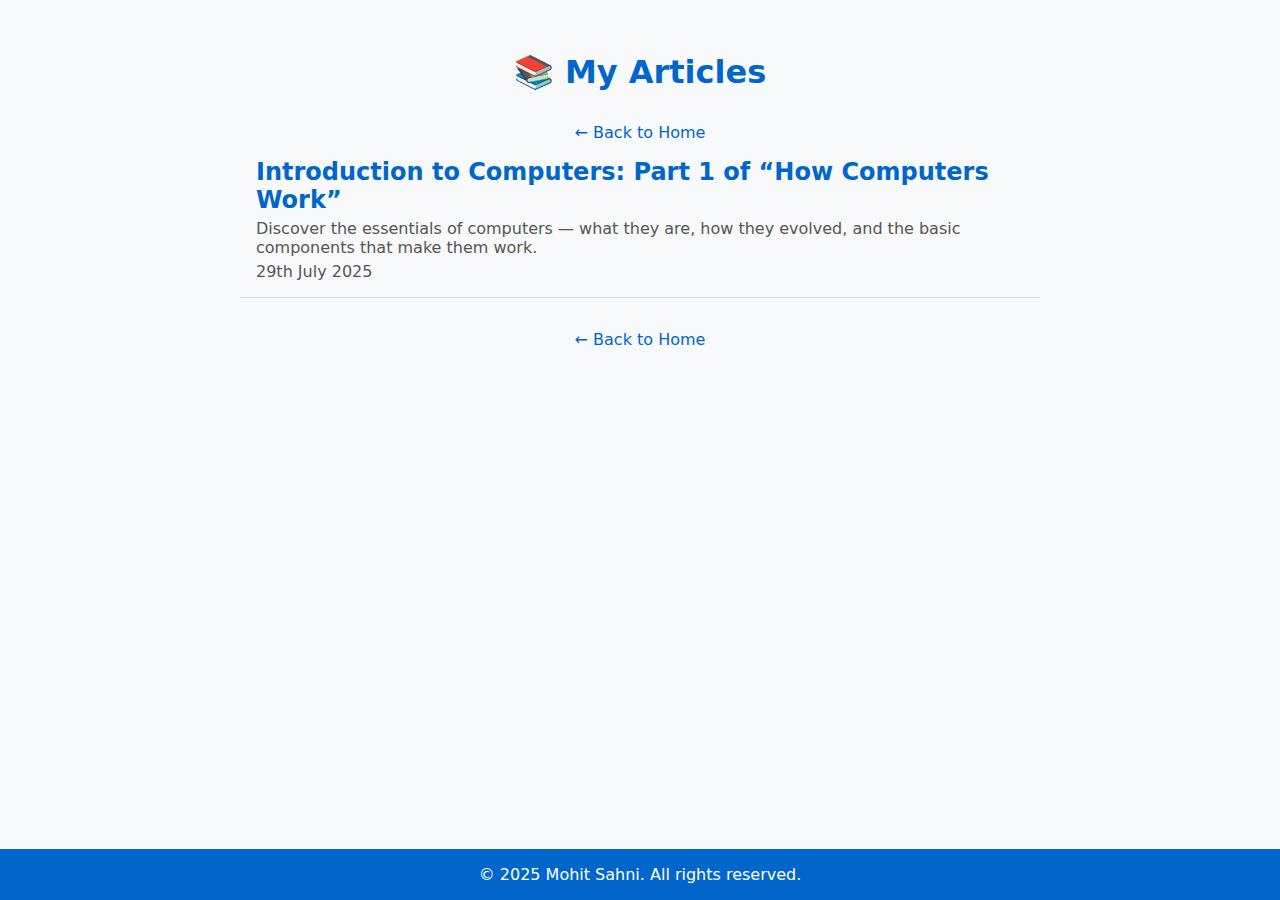
<file: articles/index.html>
<!DOCTYPE html>
<html lang="en">
    <head>
        <meta charset="UTF-8" />
        <title>My Articles | Mohit Sahni</title>
        <link rel="stylesheet" href="../css/styles.css" />
        <style>
            html, body {
              height: 100%;
              margin: 0;
            }

            body {
              display: flex;
              flex-direction: column;
            }

            .article-list {
              flex: 1;
            }

            .article-list {
              max-width: 800px;
              margin: 2rem auto;
              padding: 0 1rem;
            }

            .article-list h1 {
              text-align: center;
              margin-bottom: 2rem;
            }

            .article-entry {
              padding: 1rem;
              border-bottom: 1px solid #ddd;
            }

            .article-entry h2 {
              margin: 0;
            }

            .article-entry p {
              margin: 0.3rem 0 0;
              color: #555;
            }

            .article-entry a {
              text-decoration: none;
              color: #0066cc;
            }

            .article-entry a:hover {
              text-decoration: underline;
            }

            .back-link {
              display: block;
              text-align: center;
              margin-top: 2rem;
            }

            footer {
              background-color: #0066cc;
              color: white;
              padding: 1rem;
              text-align: center;
            }
        </style>
    </head>
    <body>
        <div class="article-list">
            <h1>📚 My Articles</h1>
            <a href="../index.html" class="back-link">← Back to Home</a>

            <div class="article-entry">
                <h2><a href="./how-computers-work-1.html">Introduction to Computers: Part 1 of “How Computers Work”</a></h2>
                <p>Discover the essentials of computers — what they are, how they evolved, and the basic components that make them work.</p>
                <p>29th July 2025</p>
            </div>
            <!-- Add more articles here -->
            <a href="../index.html" class="back-link">← Back to Home</a>
        </div>

        <footer>
            &copy; 2025 <a href="../profile.html" style="color: white;">Mohit Sahni</a>. All rights reserved.
        </footer>

    </body>
</html>
</file>
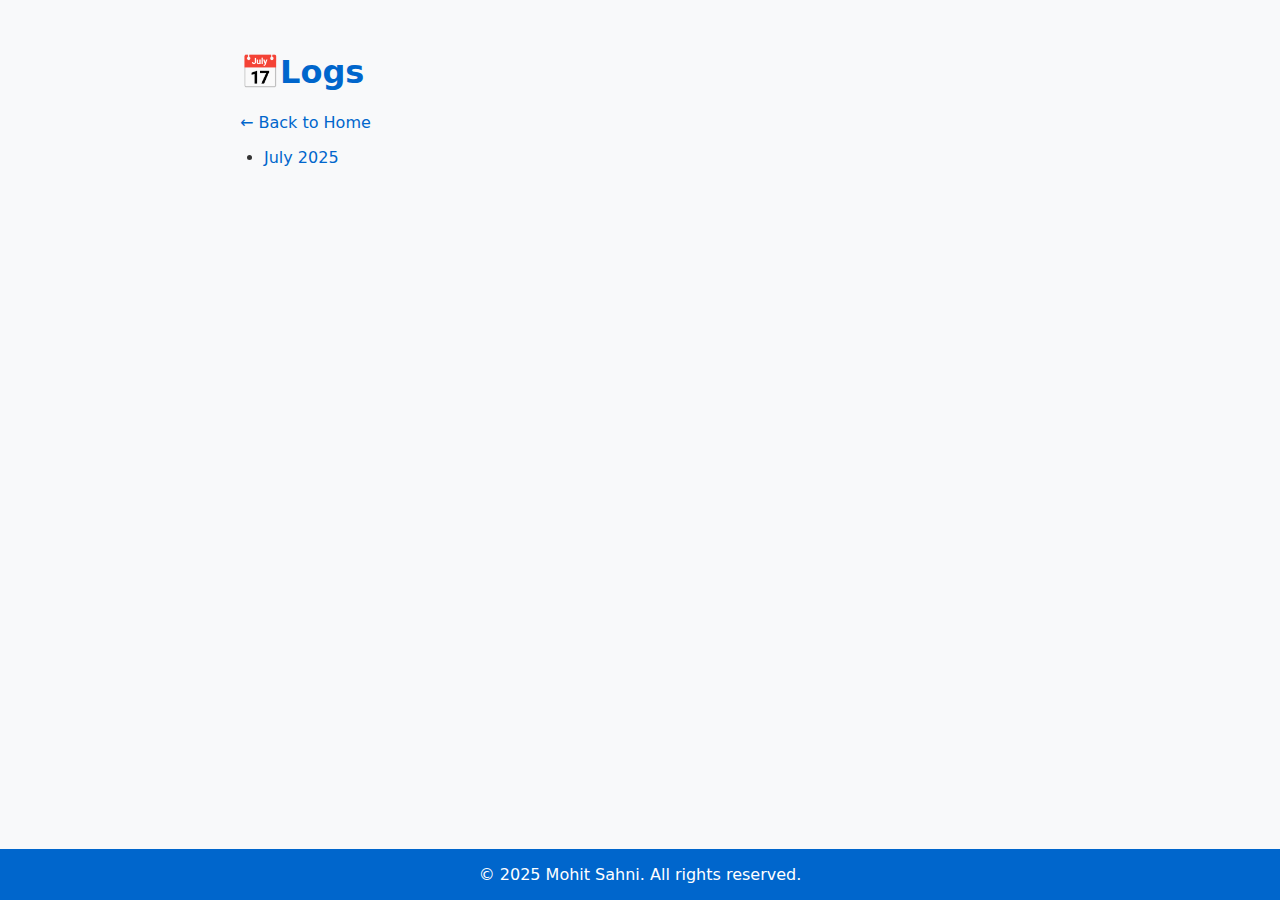
<file: logs.html>
<!DOCTYPE html>
<html lang="en">
    <head>
        <meta charset="UTF-8" />
        <title>Logs</title>
        <style>
            /* Layout */
            html, body {
              height: 100%;
              margin: 0;
              display: flex;
              flex-direction: column;
            }

            body {
              font-family: system-ui, sans-serif;
              background: #f8f9fa;
              color: #333;
            }

            main {
              flex: 1;
              display: flex;
              justify-content: center; /* Center horizontally */
              align-items: start;      /* Align content to top */
              padding: 2rem;
            }

            .content {
              width: 100%;
              max-width: 800px;
            }

            /* Footer */
            footer {
              background-color: #0066cc;
              color: white;
              padding: 1rem;
              text-align: center;
            }

            /* Typography */
            h1 {
              color: #0066cc;
            }

            ul {
              padding-left: 1.5rem;
            }

            a {
              text-decoration: none;
              color: #0066cc;
            }

            a:hover {
              text-decoration: underline;
            }
        </style>
    </head>
    <body>
        <main>
            <div class="content">
                <h1>📅Logs</h1>
                <a href="./index.html" class="back-button">← Back to Home</a>
                <ul>
                    <li><a href="logs/july-2025.html">July 2025</a></li>
                    <!-- Add more months here -->
                </ul>
            </div>
        </main>

        <footer>
            &copy; 2025 <a href="profile.html" style="color: white;">Mohit Sahni</a>. All rights reserved.
        </footer>

    </body>
</html>
</file>
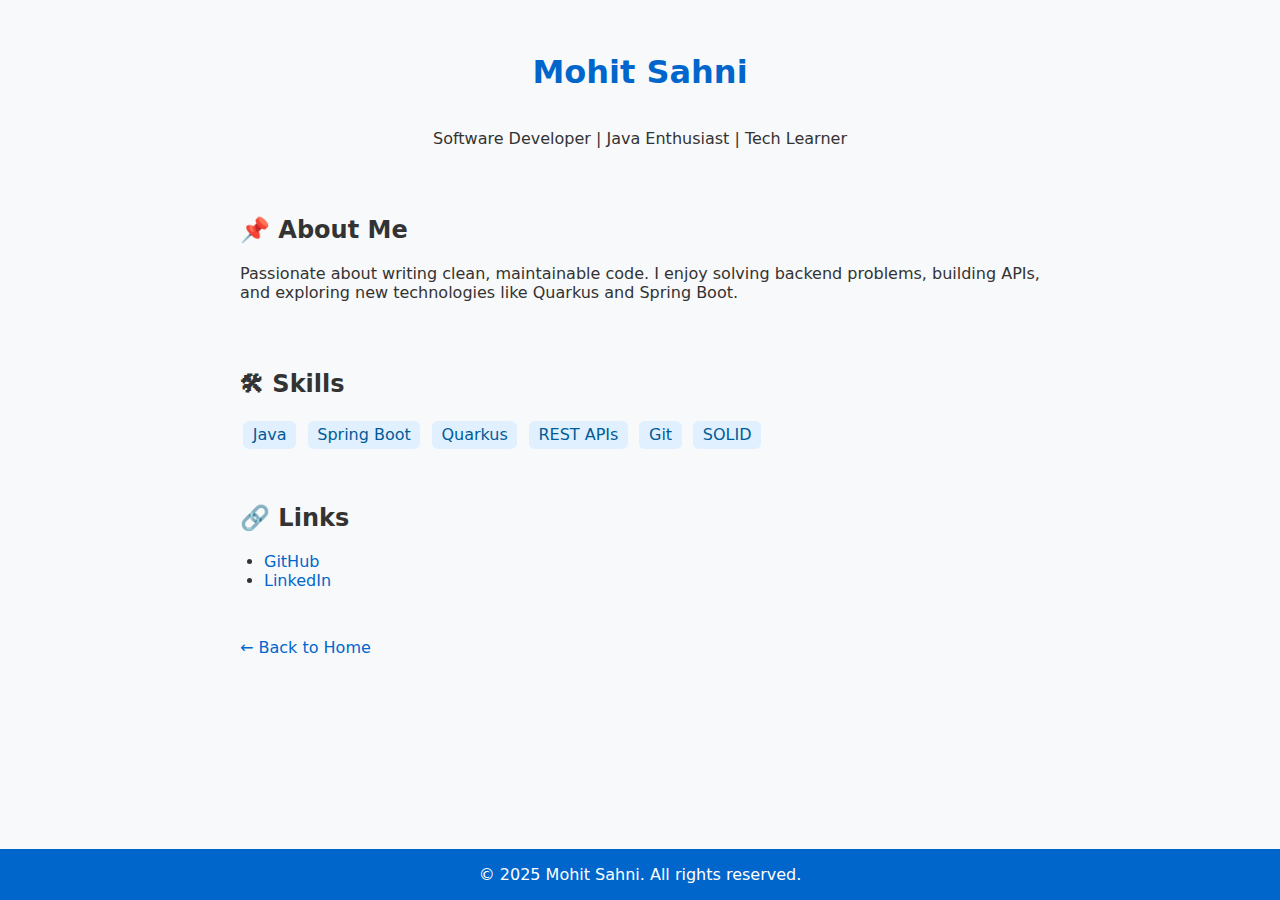
<file: profile.html>
<!DOCTYPE html>
<html lang="en">
    <head>
        <meta charset="UTF-8" />
        <title>Profile | Mohit Sahni</title>
        <link rel="stylesheet" href="css/styles.css" />
        <style>
            .profile-photo {
              width: 120px;
              height: 120px;
              border-radius: 50%;
              object-fit: cover;
              margin-bottom: 1rem;
            }

            .center {
              display: flex;
              flex-direction: column;
              align-items: center;
            }

            .section {
              margin-top: 2rem;
            }

            .tag {
              background: #e0f0ff;
              color: #005b99;
              padding: 0.3rem 0.6rem;
              border-radius: 6px;
              margin: 0.2rem;
              display: inline-block;
            }

            .left-align {
              align-self: start;
              text-align: left;
              width: 100%;
            }
        </style>
    </head>
    <body>
        <main>
            <div class="content center">
                <!--        <img src="your-photo.jpg" alt="Your photo" class="profile-photo" />-->

                <h1>Mohit Sahni</h1>
                <p>Software Developer | Java Enthusiast | Tech Learner</p>

                <div class="section left-align">
                    <h2>📌 About Me</h2>
                    <p>
                        Passionate about writing clean, maintainable code.
                        I enjoy solving backend problems, building APIs, and exploring new technologies like Quarkus and Spring Boot.
                    </p>
                </div>

                <div class="section left-align">
                    <h2>🛠 Skills</h2>
                    <div>
                        <span class="tag">Java</span>
                        <span class="tag">Spring Boot</span>
                        <span class="tag">Quarkus</span>
                        <span class="tag">REST APIs</span>
                        <span class="tag">Git</span>
                        <span class="tag">SOLID</span>
                    </div>
                </div>

                <div class="section left-align">
                    <h2>🔗 Links</h2>
                    <ul>
                        <li><a href="https://github.com/mohitkumarsahni">GitHub</a></li>
                        <li><a href="https://www.linkedin.com/in/mohit-sahni/">LinkedIn</a></li>
                    </ul>
                </div>

                <div class="section left-align">
                    <a href="index.html">← Back to Home</a>
                </div>
            </div>
        </main>

        <footer>
            &copy; 2025 Mohit Sahni. All rights reserved.
        </footer>
    </body>
</html>
</file>
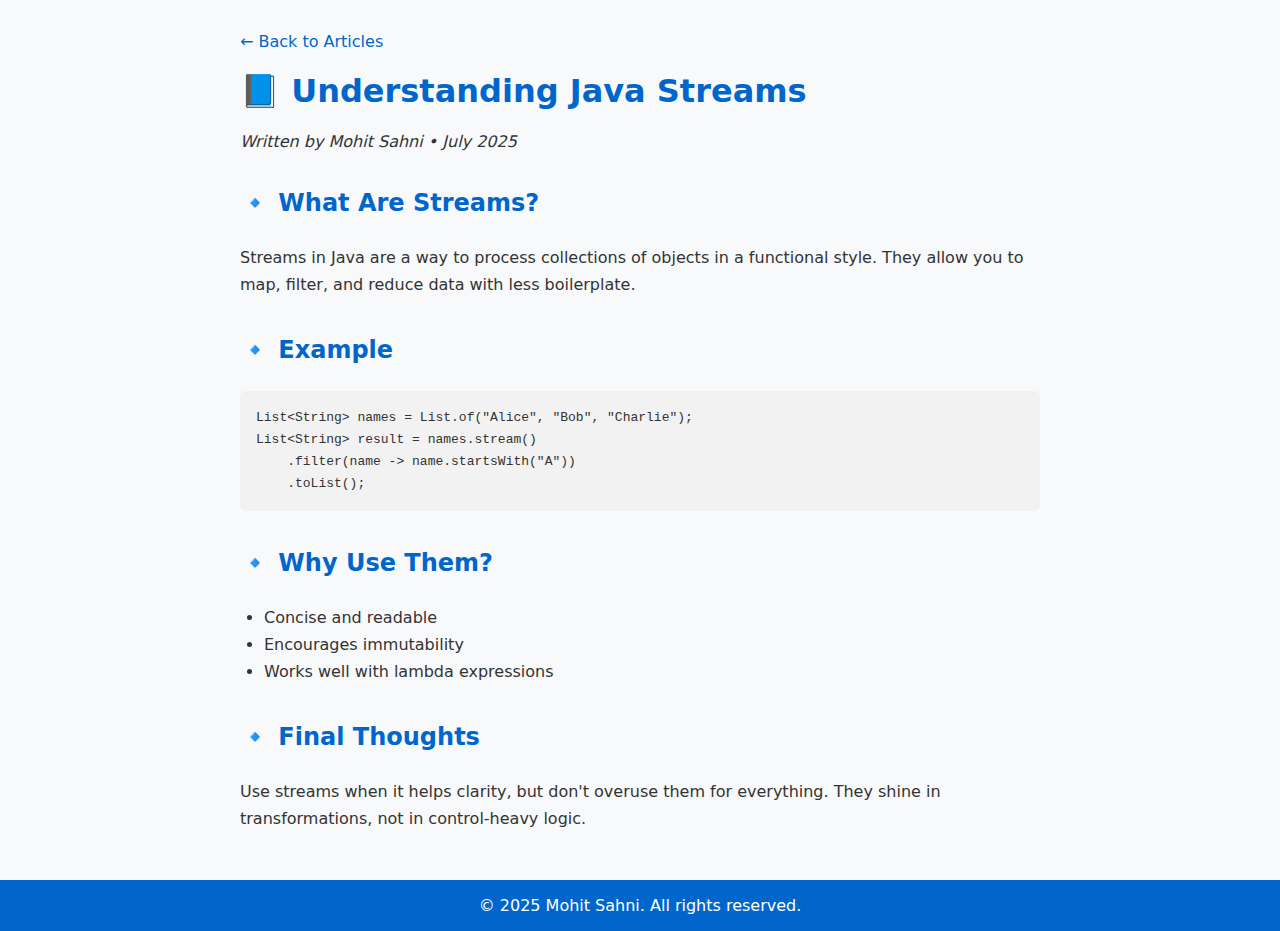
<file: articles/article.html>
<!DOCTYPE html>
<html lang="en">
<head>
    <meta charset="UTF-8" />
    <title>My Article</title>
    <link rel="stylesheet" href="../css/styles.css" />
    <style>
        article {
          line-height: 1.7;
        }

        article h2 {
          margin-top: 2rem;
          color: #0066cc;
        }

        article code {
          background: #f2f2f2;
          padding: 0.2rem 0.4rem;
          border-radius: 4px;
          font-family: monospace;
        }

        article pre {
          background: #f2f2f2;
          padding: 1rem;
          border-radius: 6px;
          overflow-x: auto;
        }
    </style>
</head>
<body>

<main>
    <div class="content">
        <a href="./index.html">← Back to Articles</a>
        <h1>📘 Understanding Java Streams</h1>
        <p><em>Written by Mohit Sahni • July 2025</em></p>

        <article>
            <h2>🔹 What Are Streams?</h2>
            <p>
                Streams in Java are a way to process collections of objects in a functional style.
                They allow you to map, filter, and reduce data with less boilerplate.
            </p>

            <h2>🔹 Example</h2>
            <pre>
List&lt;String&gt; names = List.of("Alice", "Bob", "Charlie");
List&lt;String&gt; result = names.stream()
    .filter(name -&gt; name.startsWith("A"))
    .toList();</pre>

            <h2>🔹 Why Use Them?</h2>
            <ul>
                <li>Concise and readable</li>
                <li>Encourages immutability</li>
                <li>Works well with lambda expressions</li>
            </ul>

            <h2>🔹 Final Thoughts</h2>
            <p>
                Use streams when it helps clarity, but don't overuse them for everything. They shine in transformations, not in control-heavy logic.
            </p>
        </article>
    </div>
</main>

<footer>
    &copy; 2025 <a href="../profile.html" style="color: white;">Mohit Sahni</a>. All rights reserved.
</footer>

</body>
</html>
</file>
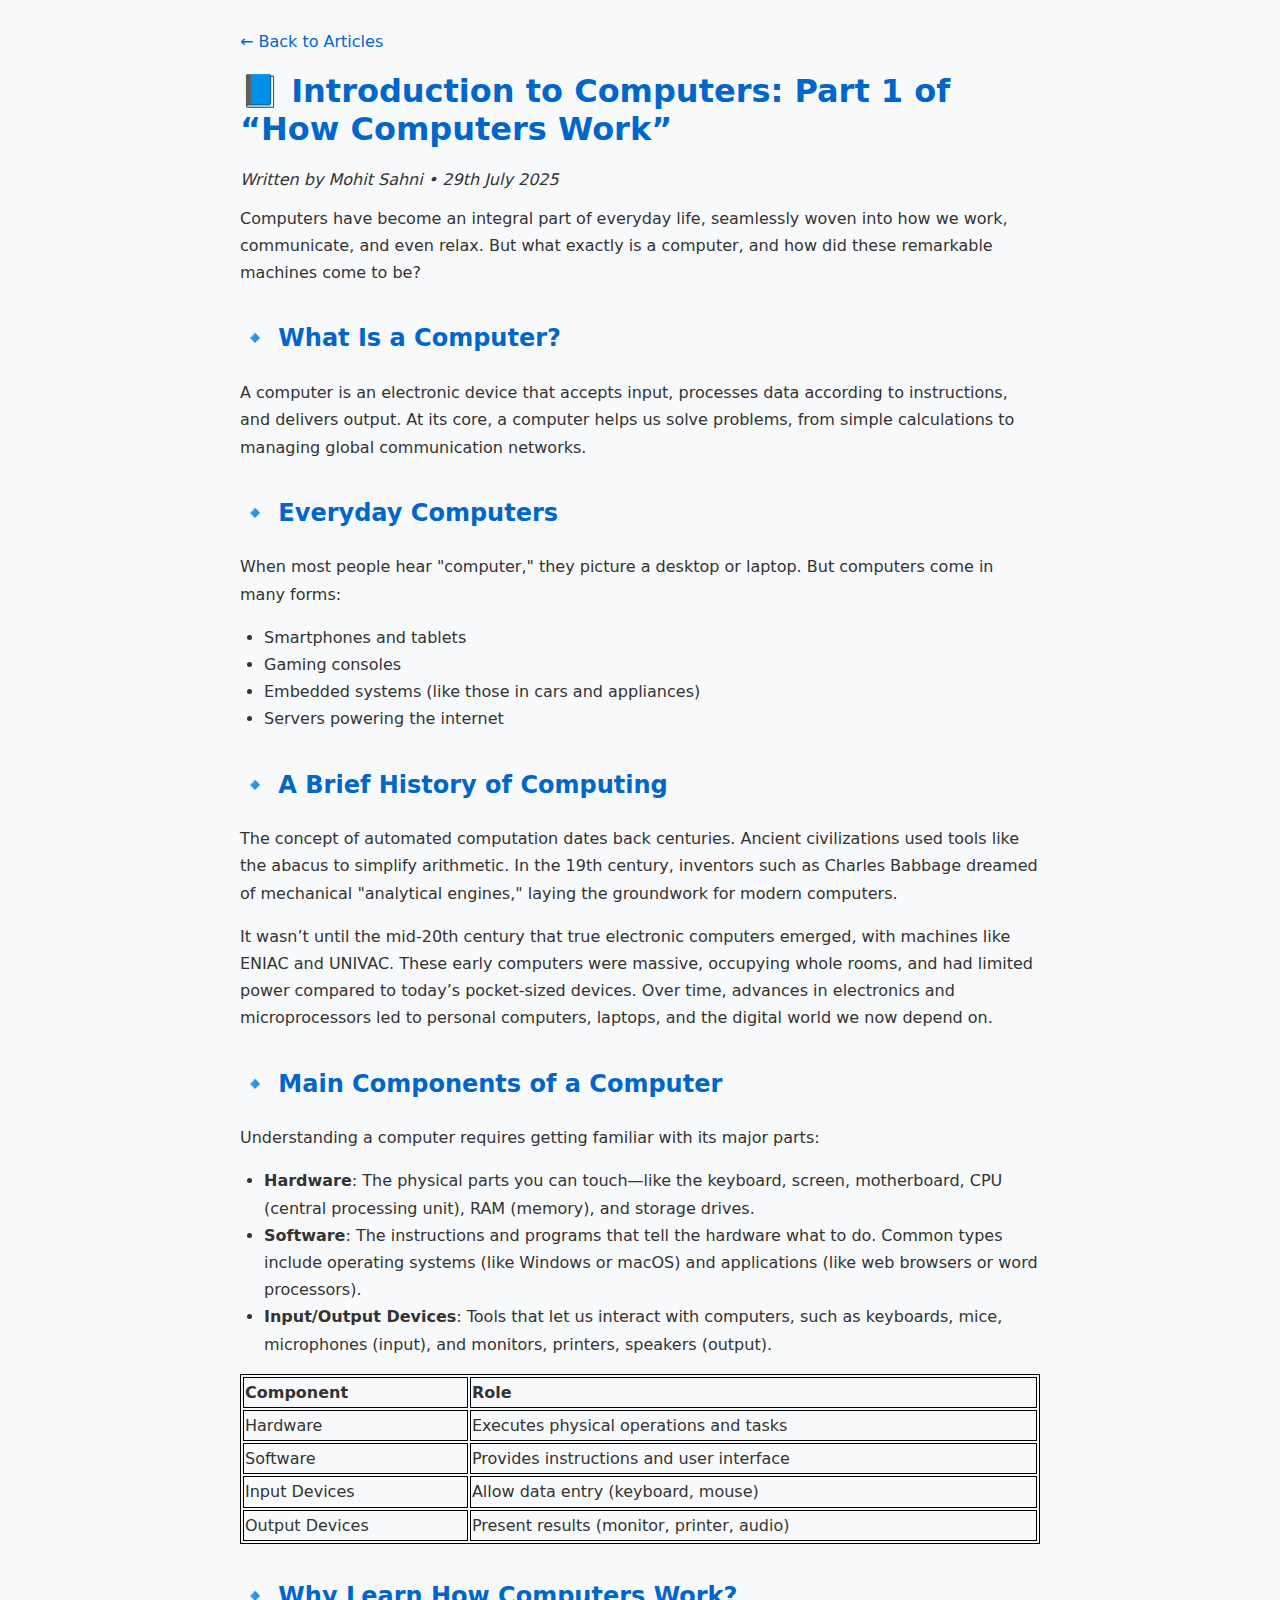
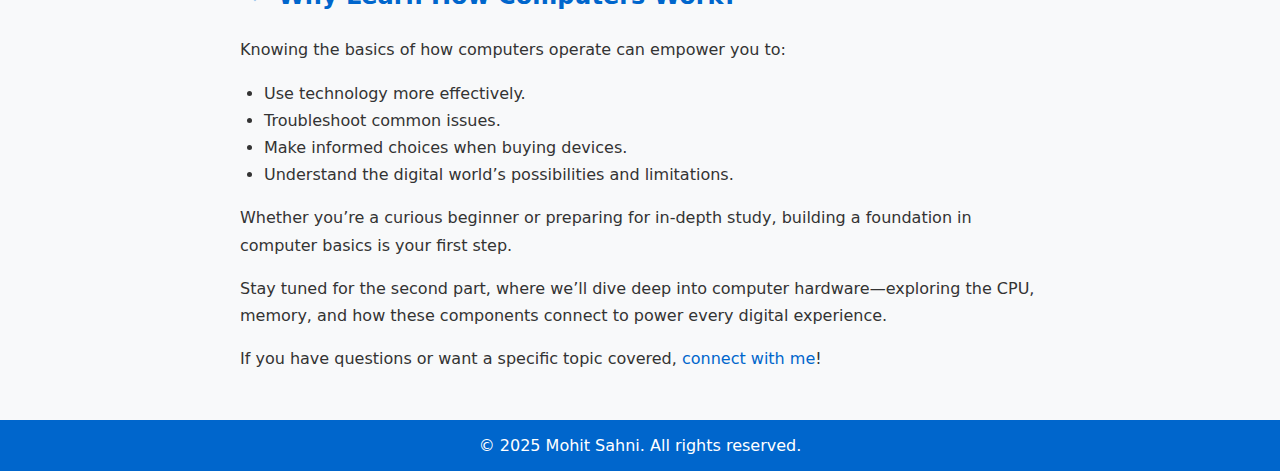
<file: articles/how-computers-work-1.html>
<!DOCTYPE html>
<html lang="en">
<head>
    <meta charset="UTF-8" />
    <title>Part 1 - How Computers Work?</title>
    <link rel="stylesheet" href="../css/styles.css" />
    <style>
        article {
          line-height: 1.7;
        }

        article h2 {
          margin-top: 2rem;
          color: #0066cc;
        }

        article code {
          background: #f2f2f2;
          padding: 0.2rem 0.4rem;
          border-radius: 4px;
          font-family: monospace;
        }

        article pre {
          background: #f2f2f2;
          padding: 1rem;
          border-radius: 6px;
          overflow-x: auto;
        }

        table, th, td {
          border:1px solid black;
        }
    </style>
</head>
<body>

<main>
    <div class="content">
        <a href="./index.html">← Back to Articles</a>
        <h1>📘 Introduction to Computers: Part 1 of “How Computers Work”</h1>
        <p><em>Written by Mohit Sahni • 29th July 2025</em></p>

        <article>
            <p>
                Computers have become an integral part of everyday life, seamlessly woven into how we work, communicate, and even relax.
                But what exactly is a computer, and how did these remarkable machines come to be?
            </p>

            <h2>🔹 What Is a Computer?</h2>
            <p>
                A computer is an electronic device that accepts input, processes data according to instructions, and delivers output.
                At its core, a computer helps us solve problems, from simple calculations to managing global communication networks.
            </p>

            <h2>🔹 Everyday Computers</h2>
            <p>
                When most people hear "computer," they picture a desktop or laptop. But computers come in many forms:
            </p>
            <ul>
                <li>Smartphones and tablets</li>
                <li>Gaming consoles</li>
                <li>Embedded systems (like those in cars and appliances)</li>
                <li>Servers powering the internet</li>
            </ul>

            <h2>🔹 A Brief History of Computing</h2>
            <p>
                The concept of automated computation dates back centuries.
                Ancient civilizations used tools like the abacus to simplify arithmetic.
                In the 19th century, inventors such as Charles Babbage dreamed of mechanical "analytical engines," laying the groundwork for modern computers.
            </p>
            <p>
                It wasn’t until the mid-20th century that true electronic computers emerged, with machines like ENIAC and UNIVAC.
                These early computers were massive, occupying whole rooms, and had limited power compared to today’s pocket-sized devices.
                Over time, advances in electronics and microprocessors led to personal computers, laptops, and the digital world we now depend on.
            </p>

            <h2>🔹 Main Components of a Computer</h2>
            <p>Understanding a computer requires getting familiar with its major parts:</p>
            <ul>
                <li>
                    <b>Hardware</b>: The physical parts you can touch—like the keyboard, screen, motherboard, CPU (central processing unit), RAM (memory), and storage drives.
                </li>
                <li>
                    <b>Software</b>: The instructions and programs that tell the hardware what to do. Common types include operating systems (like Windows or macOS) and applications (like web browsers or word processors).
                </li>
                <li>
                    <b>Input/Output Devices</b>: Tools that let us interact with computers, such as keyboards, mice, microphones (input), and monitors, printers, speakers (output).
                </li>
            </ul>
            <table style="width:100%; text-align: left;">
                <tr>
                    <th>Component</th>
                    <th>Role</th>
                </tr>
                <tr>
                    <td>Hardware</td>
                    <td>Executes physical operations and tasks</td>
                </tr>
                <tr>
                    <td>Software</td>
                    <td>Provides instructions and user interface</td>
                </tr>
                <tr>
                    <td>Input Devices</td>
                    <td>Allow data entry (keyboard, mouse)</td>
                </tr>
                <tr>
                    <td>Output Devices</td>
                    <td>Present results (monitor, printer, audio)</td>
                </tr>
            </table>

            <h2>🔹 Why Learn How Computers Work?</h2>
            <p>Knowing the basics of how computers operate can empower you to:</p>
            <ul>
                <li>Use technology more effectively.</li>
                <li>Troubleshoot common issues.</li>
                <li>Make informed choices when buying devices.</li>
                <li>Understand the digital world’s possibilities and limitations.</li>
            </ul>
            <p>
                Whether you’re a curious beginner or preparing for in-depth study, building a foundation in computer basics is your first step.
            </p>
            <p>
                Stay tuned for the second part, where we’ll dive deep into computer hardware—exploring the CPU, memory, and how these components connect to power every digital experience.
            </p>
            <p>
                If you have questions or want a specific topic covered, <a href="../profile.html">connect with me</a>!
            </p>
        </article>
    </div>
</main>

<footer>
    &copy; 2025 <a href="../profile.html" style="color: white;">Mohit Sahni</a>. All rights reserved.
</footer>

</body>
</html>
</file>
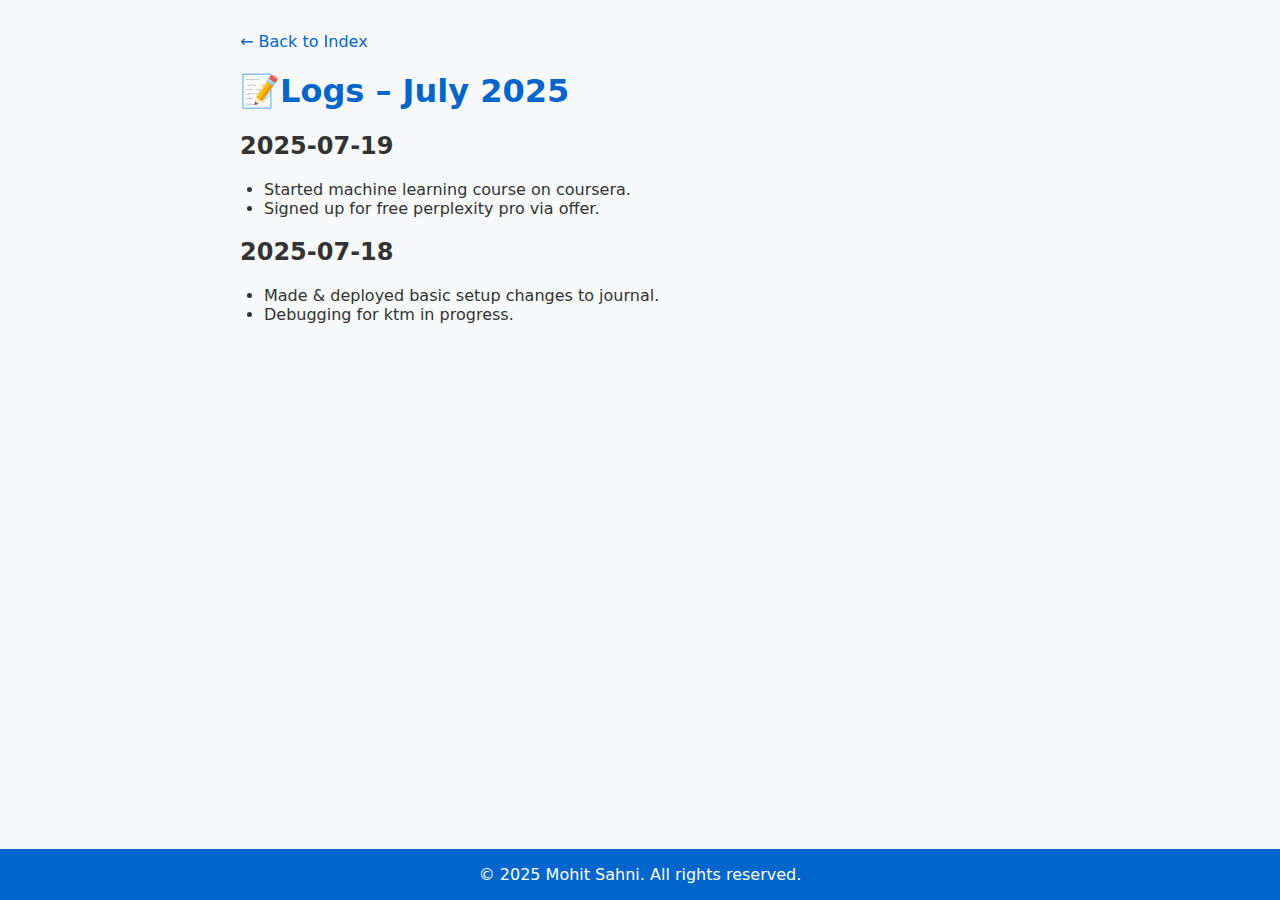
<file: logs/july-2025.html>
<!DOCTYPE html>
<html lang="en">
<head>
    <meta charset="UTF-8" />
    <title>July 2025 Logs</title>
    <link rel="stylesheet" href="../css/styles.css">
<!--    <style>-->
<!--        .back-button {-->
<!--          display: inline-block;-->
<!--          margin-bottom: 1rem;-->
<!--          padding: 0.5rem 1rem;-->
<!--          background-color: #0066cc;-->
<!--          color: white;-->
<!--          text-decoration: none;-->
<!--          border-radius: 6px;-->
<!--        }-->
<!--        .back-button:hover {-->
<!--          background-color: #004d99;-->
<!--        }-->
<!--    </style>-->
</head>
<body>
<main>
    <div class="content">
        <a href="../logs.html" class="back-button">← Back to Index</a>

        <h1>📝Logs – July 2025</h1>

        <section>
            <h2>2025-07-19</h2>
            <ul>
                <li>Started machine learning course on coursera.</li>
                <li>Signed up for free perplexity pro via offer.</li>
<!--                <li></li>-->
            </ul>
        </section>

        <section>
            <h2>2025-07-18</h2>
            <ul>
                <li>Made & deployed basic setup changes to journal.</li>
                <li>Debugging for ktm in progress.</li>
            </ul>
        </section>

<!--        <section>-->
<!--            <h2>2025-07-13</h2>-->
<!--            <ul>-->
<!--                <li></li>-->
<!--                <li></li>-->
<!--            </ul>-->
<!--        </section>-->

<!--        <section>-->
<!--            <h2>2025-07-10</h2>-->
<!--            <ul>-->
<!--                <li>✅ Fixed login issue on mobile view.</li>-->
<!--                <li>🧠 Studied SOLID principles with Java examples.</li>-->
<!--            </ul>-->
<!--            <h3>📎Things to Remember</h3>-->
<!--            <ul>-->
<!--                <li>📖 <a href="https://junit.org/junit5/">JUnit 5 Docs</a></li>-->
<!--                <li>📁 Saved notes: <a href="../files/dsa-memo.txt">dsa-memo.txt</a></li>-->
<!--                <li>📺 Video: <a href="https://www.youtube.com/watch?v=ISz1n4zS-Kc">Clean Code - Uncle Bob</a></li>-->
<!--            </ul>-->
<!--        </section>-->

<!--        <section>-->
<!--            <h2>2025-07-09</h2>-->
<!--            <ul>-->
<!--                <li>🔧 Refactored service layer for cleaner abstraction.</li>-->
<!--                <li>💡 Idea: Move utility functions to a shared module.</li>-->
<!--            </ul>-->
<!--        </section>-->


<!--        <a href="../index.html">← Back to Index</a>-->
<!--        <h1>🗓 Logs – July 2025</h1>-->

<!--        <section>-->
<!--            <h2>2025-07-10</h2>-->
<!--            <ul>-->
<!--                <li>✅ Fixed login bug.</li>-->
<!--                <li>📖 Read <a href="https://baeldung.com/java-streams">Java Streams</a>.</li>-->
<!--            </ul>-->
<!--        </section>-->

<!--        <section>-->
<!--            <h2>2025-07-09</h2>-->
<!--            <ul>-->
<!--                <li>💡 Idea: Refactor utilities into a separate module.</li>-->
<!--            </ul>-->
<!--        </section>-->
    </div>
</main>
<footer>
    &copy; 2025 <a href="../profile.html" style="color: white;">Mohit Sahni</a>. All rights reserved.
</footer>

</body>
</html>
</file>
<file: css/styles.css>
/*body {
  font-family: system-ui, sans-serif;
  max-width: 800px;
  margin: auto;
  padding: 2rem;
  background-color: #f8f9fa;
  color: #333;
}

h1 {
  font-size: 2rem;
  color: #0066cc;
}

section {
  border-bottom: 1px solid #ddd;
  padding: 1rem 0;
}
*/

/* Layout */
html, body {
  height: 100%;
  margin: 0;
  display: flex;
  flex-direction: column;
  font-family: system-ui, sans-serif;
  background: #f8f9fa;
  color: #333;
}

main {
  flex: 1;
  display: flex;
  justify-content: center;
  align-items: start;
  padding: 2rem;
}

.content {
  width: 100%;
  max-width: 800px;
}

/* Footer */
footer {
  background-color: #0066cc;
  color: white;
  padding: 1rem;
  text-align: center;
}

/* Typography & Links */
h1 {
  color: #0066cc;
}

ul {
  padding-left: 1.5rem;
}

a {
  text-decoration: none;
  color: #0066cc;
}

a:hover {
  text-decoration: underline;
}
</file>
